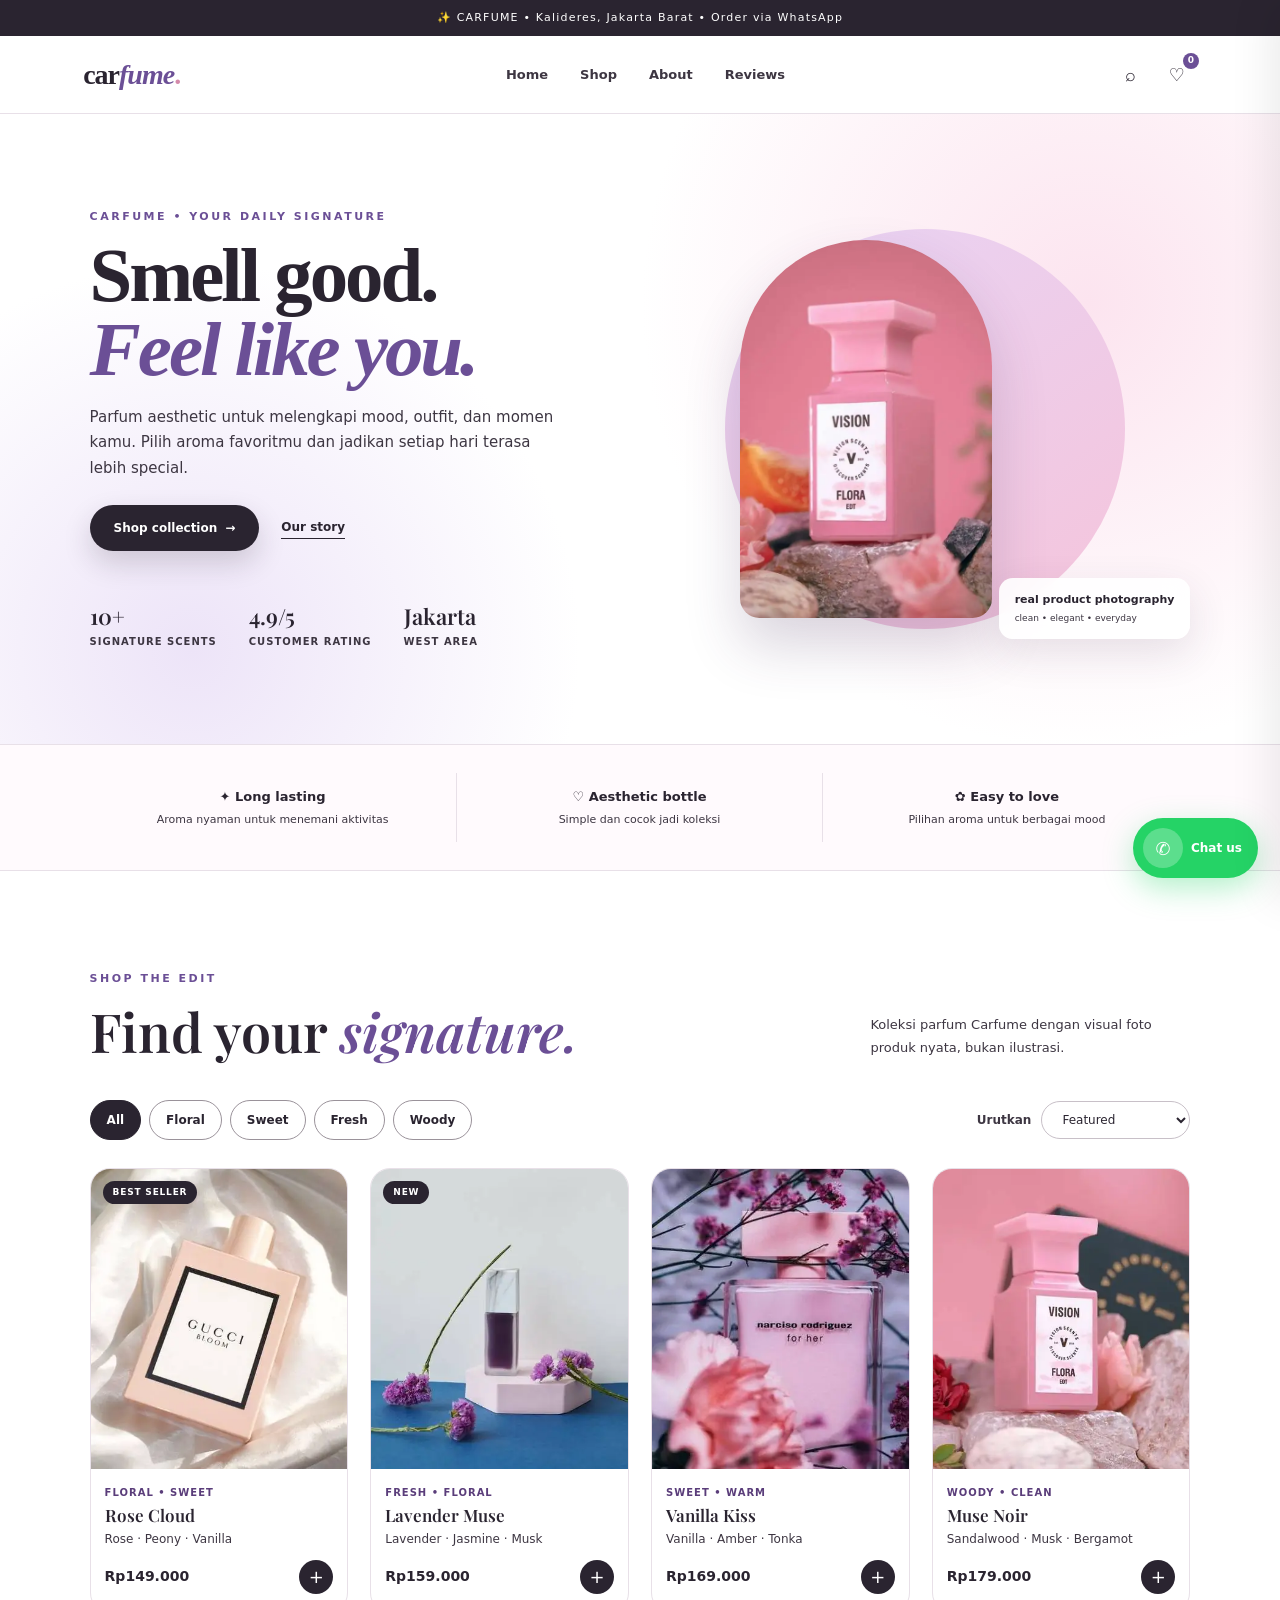
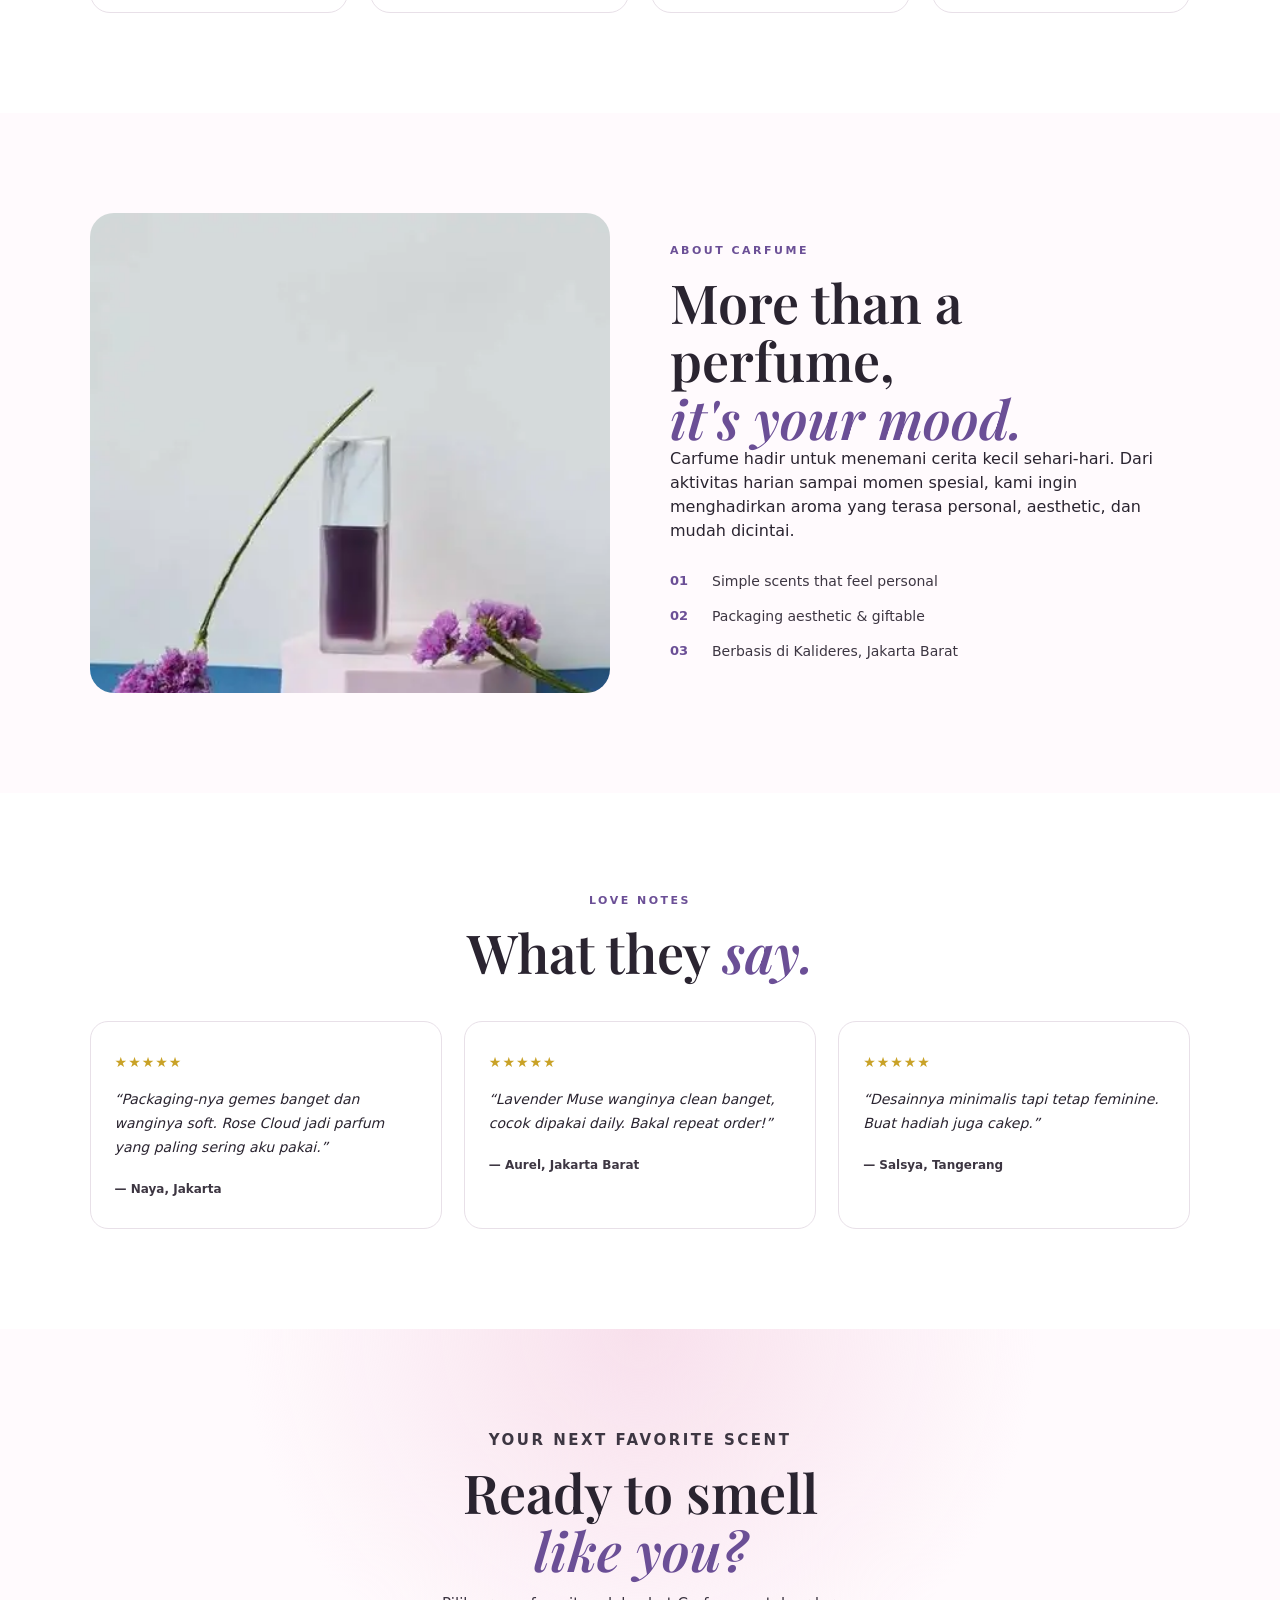
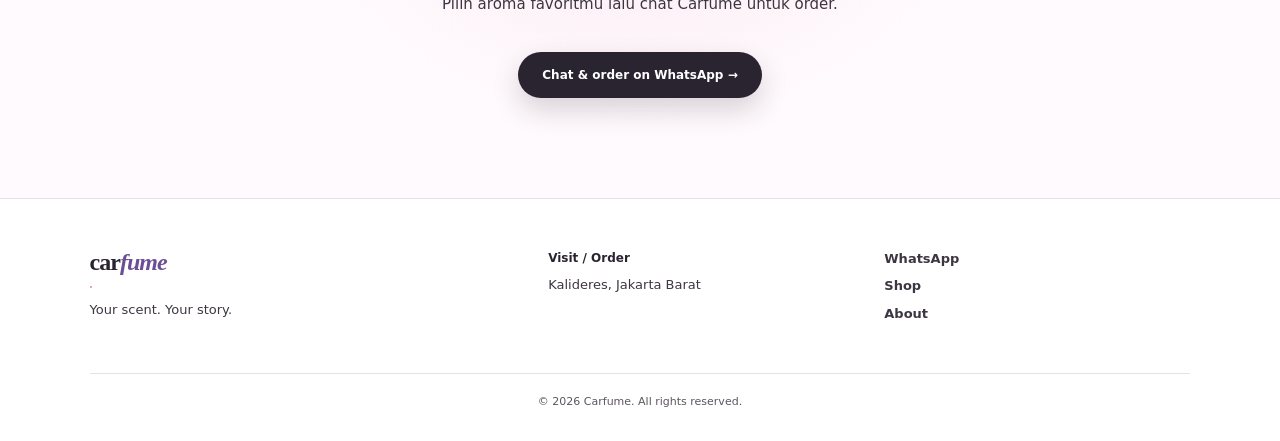
<file: index.html>
<!DOCTYPE html>
<html lang="id">
<head>
  <meta charset="UTF-8">
  <meta name="viewport" content="width=device-width, initial-scale=1.0">

  <!-- Primary Meta Tags -->
  <title>CARFUME — Parfum Aesthetic Signature Scent | Kalideres Jakarta</title>
  <meta name="title" content="CARFUME — Parfum Aesthetic Signature Scent | Kalideres Jakarta">
  <meta name="description" content="CARFUME — Parfum aesthetic dengan aroma signature yang melengkapi mood, outfit, dan momen kamu. Koleksi Rose Cloud, Lavender Muse, Vanilla Kiss & Muse Noir. Order via WhatsApp. Berbasis Kalideres, Jakarta Barat.">
  <meta name="keywords" content="parfum, carfume, parfum aesthetic, parfum jakarta, parfum kalideres, rose cloud, lavender muse, vanilla kiss, muse noir, parfum wanita, signature scent">
  <meta name="author" content="Carfume">
  <meta name="robots" content="index, follow">
  <meta name="language" content="Indonesian">
  <meta name="geo.region" content="ID-JK">
  <meta name="geo.placename" content="Kalideres, Jakarta Barat">
  <link rel="canonical" href="https://carfume.my.id/">

  <!-- Favicon -->
  <link rel="icon" href="favicon.svg" type="image/svg+xml">
  <link rel="apple-touch-icon" href="favicon.svg">
  <link rel="manifest" href="site.webmanifest">

  <!-- Open Graph -->
  <meta property="og:type" content="website">
  <meta property="og:url" content="https://carfume.my.id/">
  <meta property="og:title" content="CARFUME — Parfum Aesthetic Signature Scent">
  <meta property="og:description" content="Parfum aesthetic dengan aroma signature yang melengkapi mood, outfit, dan momen kamu. Order via WhatsApp. Kalideres, Jakarta Barat.">
  <meta property="og:image" content="https://carfume.my.id/og-image.jpg">
  <meta property="og:image:width" content="1200">
  <meta property="og:image:height" content="630">
  <meta property="og:image:alt" content="CARFUME — Your Signature Scent">
  <meta property="og:site_name" content="CARFUME">
  <meta property="og:locale" content="id_ID">

  <!-- Twitter -->
  <meta name="twitter:card" content="summary_large_image">
  <meta name="twitter:url" content="https://carfume.my.id/">
  <meta name="twitter:title" content="CARFUME — Parfum Aesthetic Signature Scent">
  <meta name="twitter:description" content="Parfum aesthetic dengan aroma signature. Order via WhatsApp.">
  <meta name="twitter:image" content="https://carfume.my.id/og-image.jpg">

  <meta name="theme-color" content="#6b4f96">
  <meta name="msapplication-TileColor" content="#6b4f96">

  <!-- Preconnect + preload fonts (non-blocking) -->
  <link rel="preconnect" href="https://fonts.googleapis.com">
  <link rel="preconnect" href="https://fonts.gstatic.com" crossorigin>
  <link rel="preload" as="style" href="https://fonts.googleapis.com/css2?family=DM+Sans:wght@400;500;600;700&family=Playfair+Display:wght@500;600;700&display=swap">
  <link href="https://fonts.googleapis.com/css2?family=DM+Sans:wght@400;500;600;700&family=Playfair+Display:wght@500;600;700&display=swap" rel="stylesheet" media="print" onload="this.media='all'">
  <noscript><link href="https://fonts.googleapis.com/css2?family=DM+Sans:wght@400;500;600;700&family=Playfair+Display:wght@500;600;700&display=swap" rel="stylesheet"></noscript>

  <link rel="preload" as="image" href="images/hero.webp" type="image/webp" fetchpriority="high">
  <link rel="preload" href="style.css" as="style" onload="this.onload=null;this.rel='stylesheet'">
  <noscript><link rel="stylesheet" href="style.css"></noscript>
  <style>
    /* Critical CSS - above the fold */
    :root{--lilac2:#6b4f96;--ink:#2a2430;--pinksoft:#fff0f6;--line:#e8e0e8}
    *{box-sizing:border-box;margin:0;padding:0}
    body{font-family:system-ui,-apple-system,sans-serif;color:var(--ink);background:#fff;overflow-x:hidden}
    .announcement{height:36px;background:var(--ink);color:#fff;text-align:center;font-size:11px;padding:10px;font-weight:500}
    .header{height:78px;padding:0 6.5%;display:flex;align-items:center;justify-content:space-between;background:rgba(255,255,255,.96);position:sticky;top:0;z-index:50;border-bottom:1px solid var(--line)}
    .logo{font:700 28px Georgia,serif;letter-spacing:-1px}.logo span{color:var(--lilac2);font-style:italic}.logo b{color:#d48aaa}
    nav{display:flex;gap:32px;font-size:13px;font-weight:600;color:#3d3642}
    .hero{min-height:70vh;padding:50px 7%;display:grid;grid-template-columns:1fr 1fr;align-items:center;gap:40px}
    .hero h1{font:600 clamp(42px,6vw,80px)/.96 Georgia,serif;letter-spacing:-3px;margin-bottom:18px}
    .hero h1 em{color:var(--lilac2);font-style:italic}
    .lead{color:#3d3642;font-size:15px;line-height:1.7;margin-bottom:24px;max-width:480px}
    .btn{display:inline-flex;padding:14px 24px;border-radius:50px;font-size:12px;font-weight:700}
    .dark{background:var(--ink);color:#fff}
    .hero-photo{display:grid;place-items:center;min-height:360px}
    .hero-photo img,.hero-photo picture{max-width:70%;height:auto}
    .sr-only{position:absolute;width:1px;height:1px;padding:0;margin:-1px;overflow:hidden;clip:rect(0,0,0,0);border:0}
    @media(max-width:720px){.hero{grid-template-columns:1fr;padding:40px 5%}nav{display:none}.menu-btn{display:block}}
  </style>

  <!-- Structured Data -->
  <script type="application/ld+json">
  {
    "@context": "https://schema.org",
    "@type": "Store",
    "name": "CARFUME",
    "description": "Parfum aesthetic dengan aroma signature yang melengkapi mood, outfit, dan momen kamu.",
    "url": "https://carfume.my.id/",
    "logo": "https://carfume.my.id/favicon.svg",
    "image": "https://carfume.my.id/og-image.jpg",
    "telephone": "+6285150933867",
    "address": {
      "@type": "PostalAddress",
      "addressLocality": "Kalideres",
      "addressRegion": "Jakarta Barat",
      "addressCountry": "ID"
    },
    "priceRange": "Rp149.000 - Rp179.000"
  }
  </script>
</head>
<body>
  <div class="announcement" role="banner">✨ CARFUME • Kalideres, Jakarta Barat • Order via WhatsApp</div>

  <header class="header">
    <a class="logo" href="#home">car<span>fume</span><b>.</b></a>
    <nav aria-label="Navigasi utama">
      <a href="#home">Home</a>
      <a href="#shop">Shop</a>
      <a href="#about">About</a>
      <a href="#reviews">Reviews</a>
    </nav>
    <div class="actions">
      <button id="searchBtn" type="button" aria-label="Cari parfum">⌕</button>
      <button id="cartBtn" type="button" aria-label="Keranjang belanja">♡<i id="cartCount">0</i></button>
      <button id="menuBtn" class="menu-btn" type="button" aria-label="Menu navigasi">☰</button>
    </div>
  </header>

  <div class="searchbar" id="searchbar">
    <label for="searchInput" class="sr-only">Cari parfum</label>
    <input id="searchInput" type="search" placeholder="Cari parfum..." aria-label="Cari parfum">
    <button id="clearSearch" type="button" aria-label="Hapus pencarian">×</button>
  </div>

  <nav class="mobile-nav" id="mobileNav" aria-label="Menu mobile">
    <a href="#home">Home</a>
    <a href="#shop">Shop</a>
    <a href="#about">About</a>
    <a href="#reviews">Reviews</a>
  </nav>

  <main>
    <section class="hero" id="home">
      <div class="hero-copy">
        <p class="eyebrow">CARFUME • YOUR DAILY SIGNATURE</p>
        <h1>Smell good.<br><em>Feel like you.</em></h1>
        <p class="lead">Parfum aesthetic untuk melengkapi mood, outfit, dan momen kamu. Pilih aroma favoritmu dan jadikan setiap hari terasa lebih special.</p>
        <div class="hero-buttons">
          <a class="btn dark" href="#shop">Shop collection <span>→</span></a>
          <a class="under" href="#about">Our story</a>
        </div>
        <div class="stats">
          <div><strong>10+</strong><small>signature scents</small></div>
          <div><strong>4.9/5</strong><small>customer rating</small></div>
          <div><strong>Jakarta</strong><small>West area</small></div>
        </div>
      </div>

      <div class="hero-photo">
        <div class="photo-backdrop" aria-hidden="true"></div>
        <picture>
          <source srcset="images/hero.webp" type="image/webp">
          <img src="images/hero.jpg" alt="Botol parfum Carfume aesthetic dengan latar lembut" width="560" height="840" fetchpriority="high" loading="eager" decoding="async">
        </picture>
        <div class="photo-label"><b>real product photography</b><small>clean • elegant • everyday</small></div>
      </div>
    </section>

    <section class="benefits" aria-label="Keunggulan">
      <div><b>✦ Long lasting</b><small>Aroma nyaman untuk menemani aktivitas</small></div>
      <div><b>♡ Aesthetic bottle</b><small>Simple dan cocok jadi koleksi</small></div>
      <div><b>✿ Easy to love</b><small>Pilihan aroma untuk berbagai mood</small></div>
    </section>

    <section class="section" id="shop">
      <div class="heading">
        <div>
          <p class="eyebrow">SHOP THE EDIT</p>
          <h2>Find your <em>signature.</em></h2>
        </div>
        <p>Koleksi parfum Carfume dengan visual foto produk nyata, bukan ilustrasi.</p>
      </div>

      <div class="toolbar">
        <div class="filters" role="group" aria-label="Filter kategori parfum">
          <button class="filter active" data-filter="all" type="button">All</button>
          <button class="filter" data-filter="floral" type="button">Floral</button>
          <button class="filter" data-filter="sweet" type="button">Sweet</button>
          <button class="filter" data-filter="fresh" type="button">Fresh</button>
          <button class="filter" data-filter="woody" type="button">Woody</button>
        </div>
        <div class="sort-wrap">
          <label for="sort">Urutkan</label>
          <select id="sort" name="sort" aria-label="Urutkan produk berdasarkan">
            <option value="featured">Featured</option>
            <option value="low">Harga terendah</option>
            <option value="high">Harga tertinggi</option>
          </select>
        </div>
      </div>

      <div class="products" id="products">
        <article class="product" data-category="floral sweet" data-price="149000" data-name="rose cloud">
          <div class="product-photo">
            <picture><source srcset="images/rose-cloud.webp" type="image/webp"><img src="images/rose-cloud.jpg" alt="Botol parfum Rose Cloud — floral sweet" width="420" height="630" loading="lazy" decoding="async"></picture>
            <span>BEST SELLER</span>
            <button class="quick" data-name="Rose Cloud" type="button" aria-label="Lihat detail Rose Cloud">Quick view</button>
          </div>
          <div class="info">
            <p>FLORAL • SWEET</p>
            <h3>Rose Cloud</h3>
            <small>Rose · Peony · Vanilla</small>
            <div>
              <strong>Rp149.000</strong>
              <button class="add" data-name="Rose Cloud" data-price="149000" type="button" aria-label="Tambah Rose Cloud ke keranjang">+</button>
            </div>
          </div>
        </article>

        <article class="product" data-category="floral fresh" data-price="159000" data-name="lavender muse">
          <div class="product-photo">
            <picture><source srcset="images/lavender-muse.webp" type="image/webp"><img src="images/lavender-muse.jpg" alt="Botol parfum Lavender Muse — fresh floral" width="420" height="525" loading="lazy" decoding="async"></picture>
            <span>NEW</span>
            <button class="quick" data-name="Lavender Muse" type="button" aria-label="Lihat detail Lavender Muse">Quick view</button>
          </div>
          <div class="info">
            <p>FRESH • FLORAL</p>
            <h3>Lavender Muse</h3>
            <small>Lavender · Jasmine · Musk</small>
            <div>
              <strong>Rp159.000</strong>
              <button class="add" data-name="Lavender Muse" data-price="159000" type="button" aria-label="Tambah Lavender Muse ke keranjang">+</button>
            </div>
          </div>
        </article>

        <article class="product" data-category="sweet" data-price="169000" data-name="vanilla kiss">
          <div class="product-photo">
            <picture><source srcset="images/vanilla-kiss.webp" type="image/webp"><img src="images/vanilla-kiss.jpg" alt="Botol parfum Vanilla Kiss — sweet warm" width="380" height="676" loading="lazy" decoding="async"></picture>
            <button class="quick" data-name="Vanilla Kiss" type="button" aria-label="Lihat detail Vanilla Kiss">Quick view</button>
          </div>
          <div class="info">
            <p>SWEET • WARM</p>
            <h3>Vanilla Kiss</h3>
            <small>Vanilla · Amber · Tonka</small>
            <div>
              <strong>Rp169.000</strong>
              <button class="add" data-name="Vanilla Kiss" data-price="169000" type="button" aria-label="Tambah Vanilla Kiss ke keranjang">+</button>
            </div>
          </div>
        </article>

        <article class="product" data-category="fresh woody" data-price="179000" data-name="muse noir">
          <div class="product-photo">
            <picture><source srcset="images/muse-noir.webp" type="image/webp"><img src="images/muse-noir.jpg" alt="Botol parfum Muse Noir — woody clean" width="420" height="630" loading="lazy" decoding="async"></picture>
            <button class="quick" data-name="Muse Noir" type="button" aria-label="Lihat detail Muse Noir">Quick view</button>
          </div>
          <div class="info">
            <p>WOODY • CLEAN</p>
            <h3>Muse Noir</h3>
            <small>Sandalwood · Musk · Bergamot</small>
            <div>
              <strong>Rp179.000</strong>
              <button class="add" data-name="Muse Noir" data-price="179000" type="button" aria-label="Tambah Muse Noir ke keranjang">+</button>
            </div>
          </div>
        </article>
      </div>
      <p id="noResult" class="no-result">Parfum yang kamu cari belum ditemukan ♡</p>
    </section>

    <section class="story" id="about">
      <div class="story-photo">
        <picture><source srcset="images/story.webp" type="image/webp"><img src="images/story.jpg" alt="Koleksi parfum Carfume aesthetic" width="420" height="525" loading="lazy" decoding="async"></picture>
      </div>
      <div class="story-copy">
        <p class="eyebrow">ABOUT CARFUME</p>
        <h2>More than a perfume,<br><em>it's your mood.</em></h2>
        <p>Carfume hadir untuk menemani cerita kecil sehari-hari. Dari aktivitas harian sampai momen spesial, kami ingin menghadirkan aroma yang terasa personal, aesthetic, dan mudah dicintai.</p>
        <div class="points">
          <div><b>01</b><span>Simple scents that feel personal</span></div>
          <div><b>02</b><span>Packaging aesthetic &amp; giftable</span></div>
          <div><b>03</b><span>Berbasis di Kalideres, Jakarta Barat</span></div>
        </div>
      </div>
    </section>

    <section class="section reviews" id="reviews">
      <div class="heading centered">
        <div>
          <p class="eyebrow">LOVE NOTES</p>
          <h2>What they <em>say.</em></h2>
        </div>
      </div>
      <div class="review-grid">
        <blockquote>
          <b>★★★★★</b>
          <p>“Packaging-nya gemes banget dan wanginya soft. Rose Cloud jadi parfum yang paling sering aku pakai.”</p>
          <small>— Naya, Jakarta</small>
        </blockquote>
        <blockquote>
          <b>★★★★★</b>
          <p>“Lavender Muse wanginya clean banget, cocok dipakai daily. Bakal repeat order!”</p>
          <small>— Aurel, Jakarta Barat</small>
        </blockquote>
        <blockquote>
          <b>★★★★★</b>
          <p>“Desainnya minimalis tapi tetap feminine. Buat hadiah juga cakep.”</p>
          <small>— Salsya, Tangerang</small>
        </blockquote>
      </div>
    </section>

    <section class="cta">
      <p class="eyebrow">YOUR NEXT FAVORITE SCENT</p>
      <h2>Ready to smell<br><em>like you?</em></h2>
      <p>Pilih aroma favoritmu lalu chat Carfume untuk order.</p>
      <a class="btn dark" href="https://wa.me/6285150933867?text=halo%20kakak%20aku%20mau%20pesen%20dong....." target="_blank" rel="noopener">Chat &amp; order on WhatsApp →</a>
    </section>
  </main>

  <footer>
    <div>
      <a class="logo" href="#home">car<span>fume</span><b>.</b></a>
      <p>Your scent. Your story.</p>
    </div>
    <div>
      <b>Visit / Order</b>
      <p>Kalideres, Jakarta Barat</p>
    </div>
    <div class="links">
      <a href="https://wa.me/6285150933867" target="_blank" rel="noopener">WhatsApp</a>
      <a href="#shop">Shop</a>
      <a href="#about">About</a>
    </div>
    <small>© 2026 Carfume. All rights reserved.</small>
  </footer>

  <aside class="cart" id="cart" aria-label="Keranjang belanja">
    <div class="cart-head">
      <div>
        <p class="eyebrow">YOUR BAG</p>
        <h3>My favorites</h3>
      </div>
      <button id="closeCart" type="button" aria-label="Tutup keranjang">×</button>
    </div>
    <div id="cartItems" class="cart-items"></div>
    <div class="cart-foot">
      <div><span>Total</span><b id="total">Rp0</b></div>
      <button id="checkout" class="btn dark full" type="button">Checkout via WhatsApp →</button>
    </div>
  </aside>
  <div class="overlay" id="overlay"></div>

  <div class="modal" id="modal" role="dialog" aria-modal="true" aria-labelledby="modalName">
    <div class="modal-box">
      <button id="closeModal" type="button" aria-label="Tutup detail produk">×</button>
      <img id="modalImg" alt="" width="500" height="600">
      <div>
        <p class="eyebrow">CARFUME EDIT</p>
        <h3 id="modalName"></h3>
        <p id="modalNotes"></p>
        <strong id="modalPrice"></strong>
        <button id="modalAdd" class="btn dark full" type="button">Add to bag ♡</button>
      </div>
    </div>
  </div>

  <a class="wa" href="https://wa.me/6285150933867?text=halo%20kakak%20aku%20mau%20pesen%20dong....." target="_blank" rel="noopener" aria-label="Chat WhatsApp Carfume">
    <span aria-hidden="true">✆</span><b>Chat us</b>
  </a>
  <div class="toast" id="toast" role="status" aria-live="polite"></div>
  <script src="script.js" defer></script>
</body>
</html>
</file>
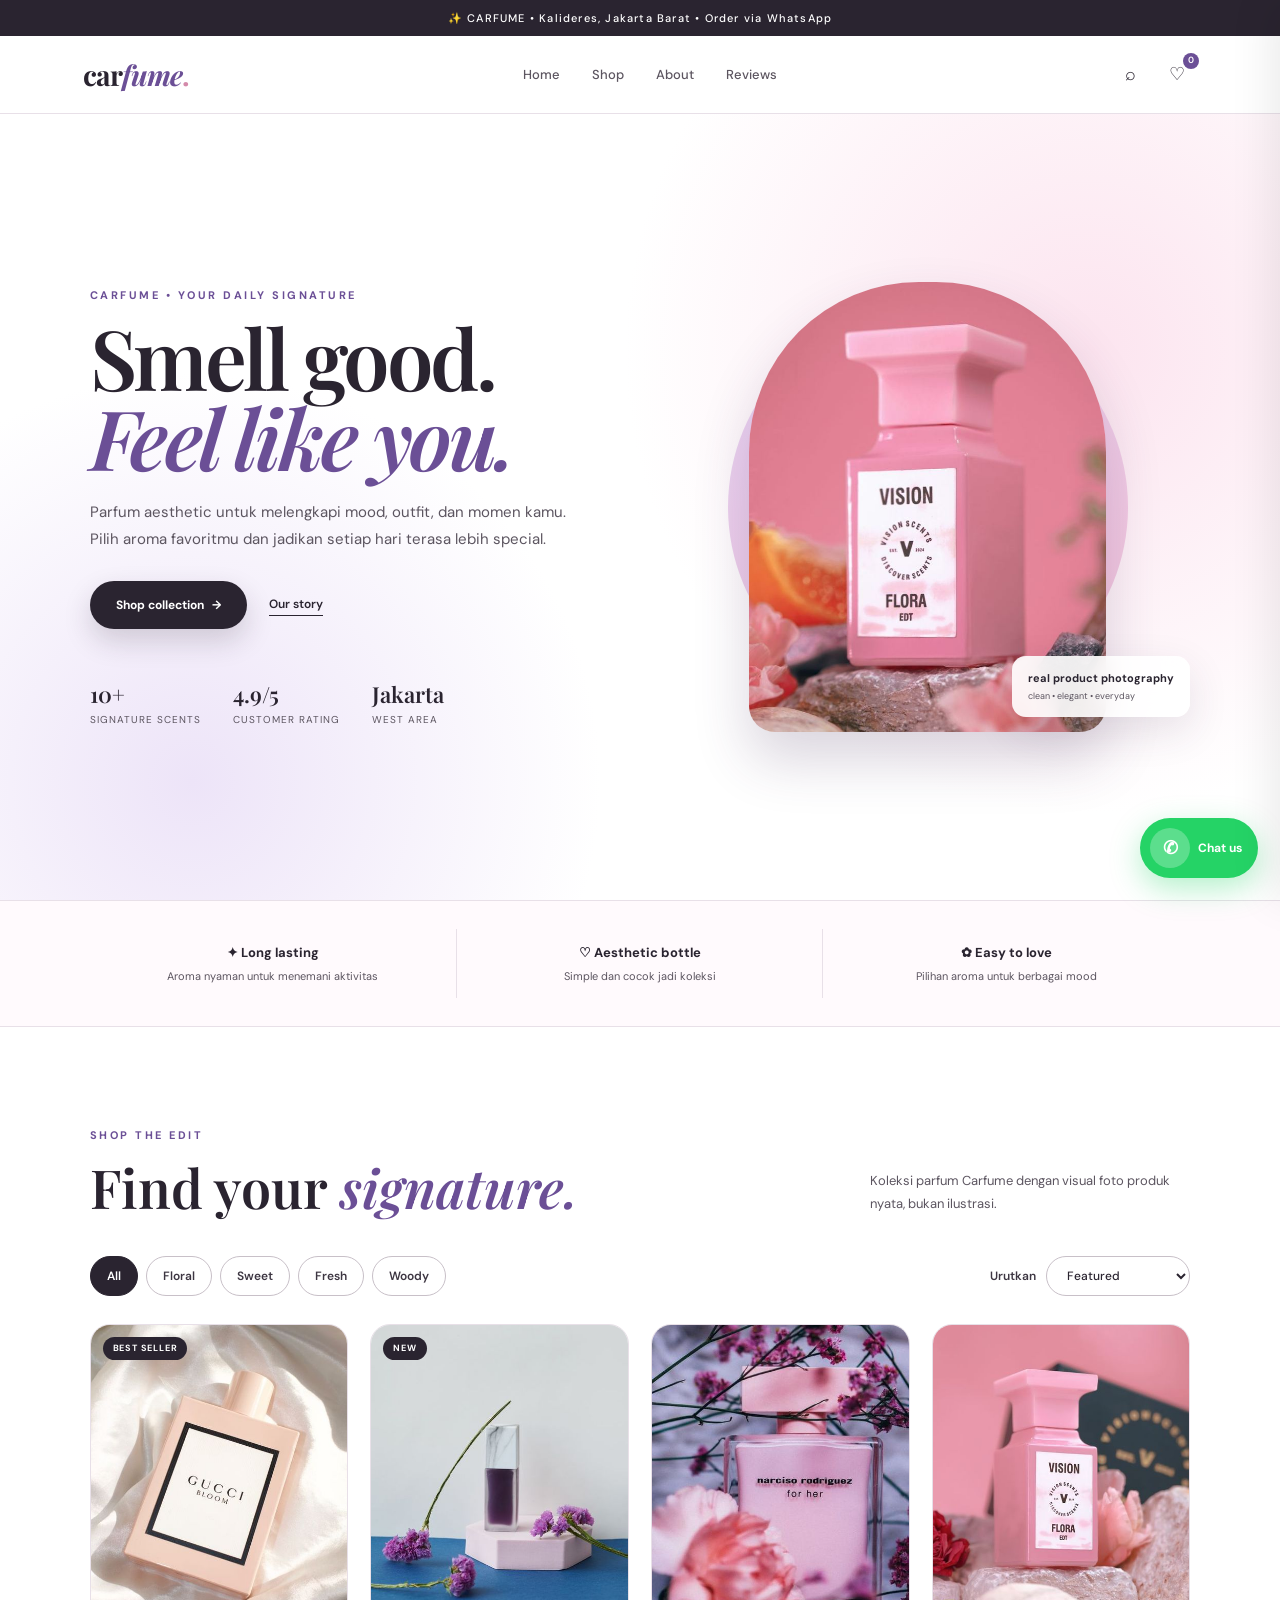
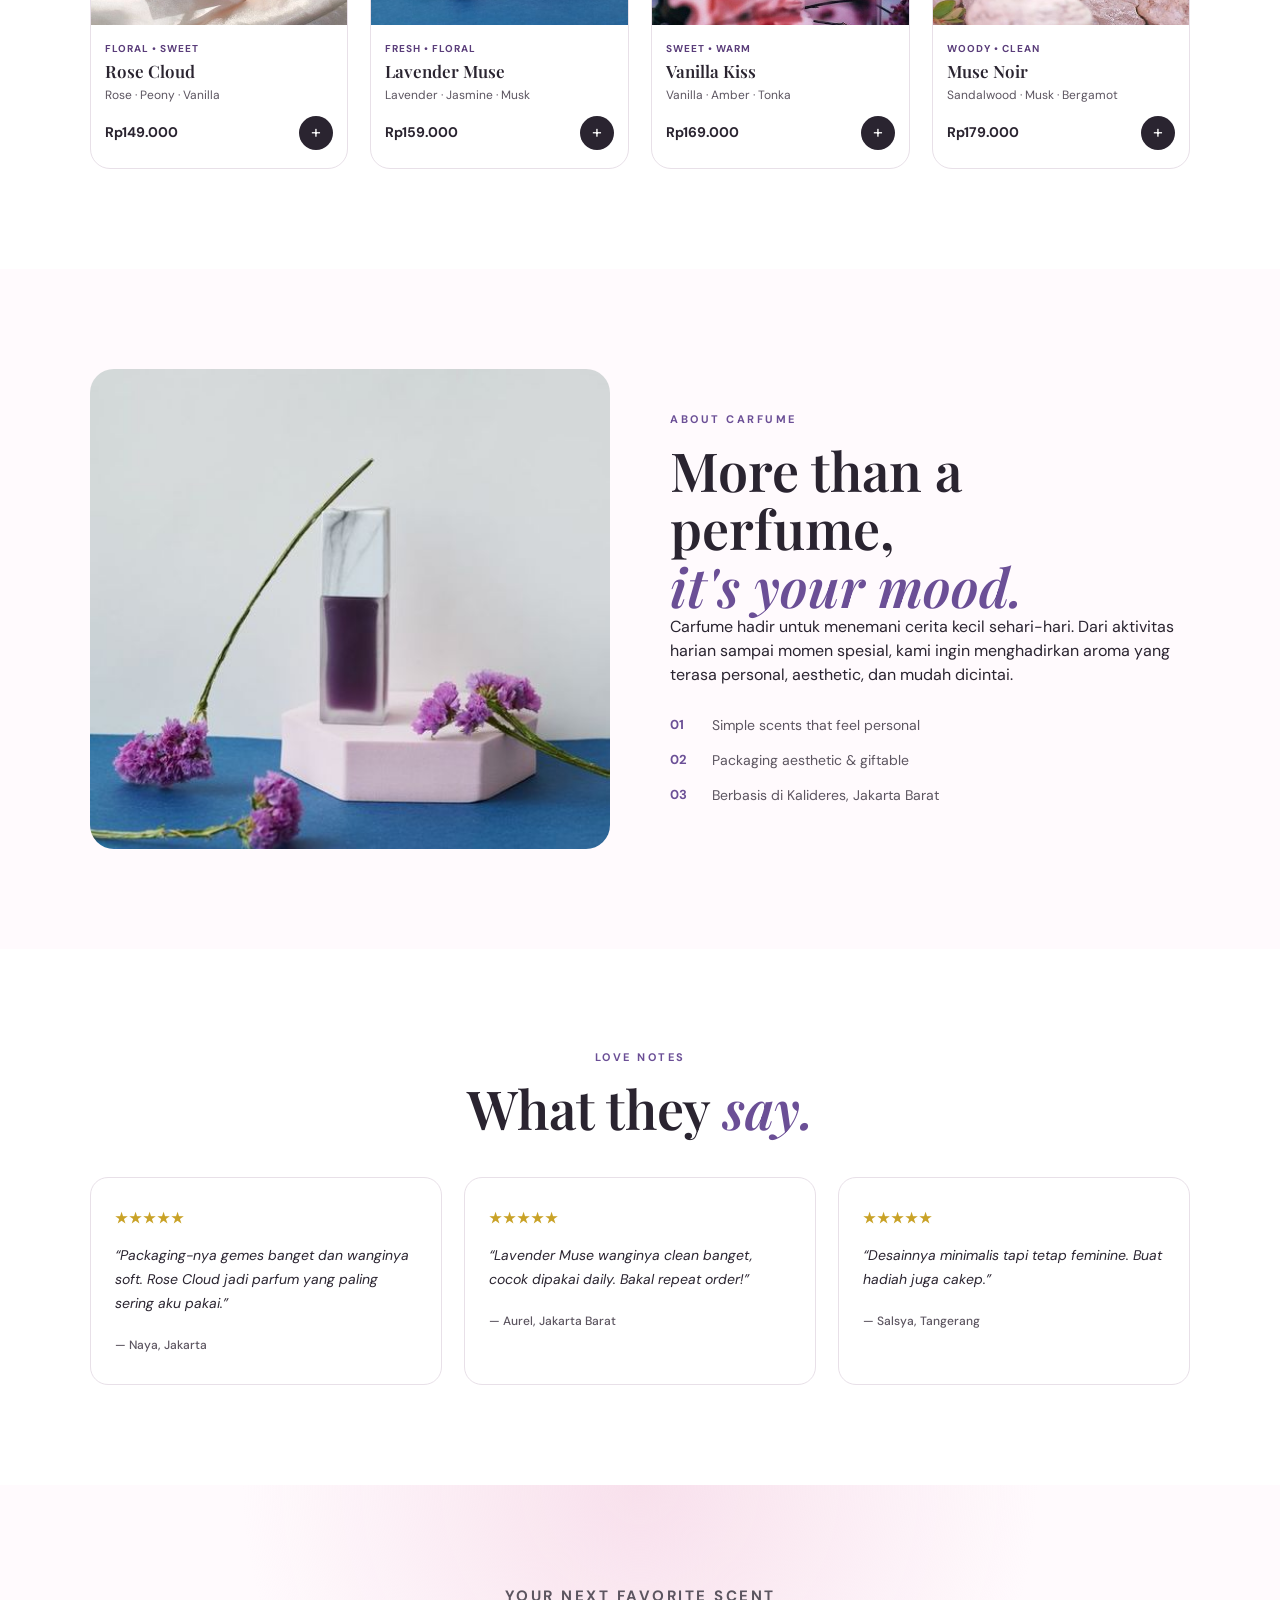
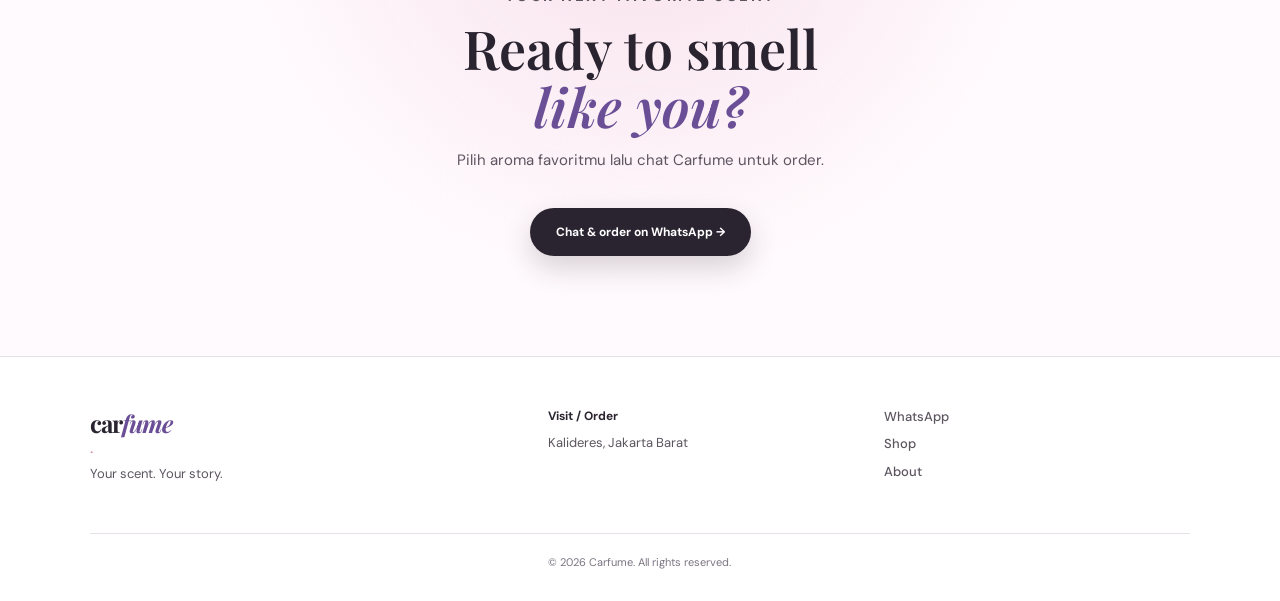
<file: carissaparfume-seo/index.html>
<!DOCTYPE html>
<html lang="id">
<head>
  <meta charset="UTF-8">
  <meta name="viewport" content="width=device-width, initial-scale=1.0">

  <!-- Primary Meta Tags -->
  <title>CARFUME — Parfum Aesthetic Signature Scent | Kalideres Jakarta</title>
  <meta name="title" content="CARFUME — Parfum Aesthetic Signature Scent | Kalideres Jakarta">
  <meta name="description" content="CARFUME — Parfum aesthetic dengan aroma signature yang melengkapi mood, outfit, dan momen kamu. Koleksi Rose Cloud, Lavender Muse, Vanilla Kiss & Muse Noir. Order via WhatsApp. Berbasis Kalideres, Jakarta Barat.">
  <meta name="keywords" content="parfum, carfume, parfum aesthetic, parfum jakarta, parfum kalideres, rose cloud, lavender muse, vanilla kiss, muse noir, parfum wanita, signature scent">
  <meta name="author" content="Carfume">
  <meta name="robots" content="index, follow">
  <meta name="language" content="Indonesian">
  <meta name="geo.region" content="ID-JK">
  <meta name="geo.placename" content="Kalideres, Jakarta Barat">
  <link rel="canonical" href="https://carfume.my.id/">

  <!-- Favicon -->
  <link rel="icon" href="favicon.svg" type="image/svg+xml">
  <link rel="apple-touch-icon" href="favicon.svg">
  <link rel="manifest" href="site.webmanifest">

  <!-- Open Graph -->
  <meta property="og:type" content="website">
  <meta property="og:url" content="https://carfume.my.id/">
  <meta property="og:title" content="CARFUME — Parfum Aesthetic Signature Scent">
  <meta property="og:description" content="Parfum aesthetic dengan aroma signature yang melengkapi mood, outfit, dan momen kamu. Order via WhatsApp. Kalideres, Jakarta Barat.">
  <meta property="og:image" content="https://carfume.my.id/og-image.jpg">
  <meta property="og:image:width" content="1200">
  <meta property="og:image:height" content="630">
  <meta property="og:image:alt" content="CARFUME — Your Signature Scent">
  <meta property="og:site_name" content="CARFUME">
  <meta property="og:locale" content="id_ID">

  <!-- Twitter -->
  <meta name="twitter:card" content="summary_large_image">
  <meta name="twitter:url" content="https://carfume.my.id/">
  <meta name="twitter:title" content="CARFUME — Parfum Aesthetic Signature Scent">
  <meta name="twitter:description" content="Parfum aesthetic dengan aroma signature. Order via WhatsApp.">
  <meta name="twitter:image" content="https://carfume.my.id/og-image.jpg">

  <meta name="theme-color" content="#6b4f96">
  <meta name="msapplication-TileColor" content="#6b4f96">

  <!-- Preconnect + preload fonts (non-blocking) -->
  <link rel="preconnect" href="https://fonts.googleapis.com">
  <link rel="preconnect" href="https://fonts.gstatic.com" crossorigin>
  <link rel="preload" as="style" href="https://fonts.googleapis.com/css2?family=DM+Sans:wght@400;500;600;700&family=Playfair+Display:wght@500;600;700&display=swap">
  <link href="https://fonts.googleapis.com/css2?family=DM+Sans:wght@400;500;600;700&family=Playfair+Display:wght@500;600;700&display=swap" rel="stylesheet" media="print" onload="this.media='all'">
  <noscript><link href="https://fonts.googleapis.com/css2?family=DM+Sans:wght@400;500;600;700&family=Playfair+Display:wght@500;600;700&display=swap" rel="stylesheet"></noscript>

  <link rel="stylesheet" href="style.css">

  <!-- Structured Data -->
  <script type="application/ld+json">
  {
    "@context": "https://schema.org",
    "@type": "Store",
    "name": "CARFUME",
    "description": "Parfum aesthetic dengan aroma signature yang melengkapi mood, outfit, dan momen kamu.",
    "url": "https://carfume.my.id/",
    "logo": "https://carfume.my.id/favicon.svg",
    "image": "https://carfume.my.id/og-image.jpg",
    "telephone": "+6285150933867",
    "address": {
      "@type": "PostalAddress",
      "addressLocality": "Kalideres",
      "addressRegion": "Jakarta Barat",
      "addressCountry": "ID"
    },
    "priceRange": "Rp149.000 - Rp179.000"
  }
  </script>
</head>
<body>
  <div class="announcement" role="banner">✨ CARFUME • Kalideres, Jakarta Barat • Order via WhatsApp</div>

  <header class="header">
    <a class="logo" href="#home">car<span>fume</span><b>.</b></a>
    <nav aria-label="Navigasi utama">
      <a href="#home">Home</a>
      <a href="#shop">Shop</a>
      <a href="#about">About</a>
      <a href="#reviews">Reviews</a>
    </nav>
    <div class="actions">
      <button id="searchBtn" type="button" aria-label="Cari parfum">⌕</button>
      <button id="cartBtn" type="button" aria-label="Keranjang belanja">♡<i id="cartCount">0</i></button>
      <button id="menuBtn" class="menu-btn" type="button" aria-label="Menu navigasi">☰</button>
    </div>
  </header>

  <div class="searchbar" id="searchbar">
    <label for="searchInput" class="sr-only">Cari parfum</label>
    <input id="searchInput" type="search" placeholder="Cari parfum..." aria-label="Cari parfum">
    <button id="clearSearch" type="button" aria-label="Hapus pencarian">×</button>
  </div>

  <nav class="mobile-nav" id="mobileNav" aria-label="Menu mobile">
    <a href="#home">Home</a>
    <a href="#shop">Shop</a>
    <a href="#about">About</a>
    <a href="#reviews">Reviews</a>
  </nav>

  <main>
    <section class="hero" id="home">
      <div class="hero-copy">
        <p class="eyebrow">CARFUME • YOUR DAILY SIGNATURE</p>
        <h1>Smell good.<br><em>Feel like you.</em></h1>
        <p class="lead">Parfum aesthetic untuk melengkapi mood, outfit, dan momen kamu. Pilih aroma favoritmu dan jadikan setiap hari terasa lebih special.</p>
        <div class="hero-buttons">
          <a class="btn dark" href="#shop">Shop collection <span>→</span></a>
          <a class="under" href="#about">Our story</a>
        </div>
        <div class="stats">
          <div><strong>10+</strong><small>signature scents</small></div>
          <div><strong>4.9/5</strong><small>customer rating</small></div>
          <div><strong>Jakarta</strong><small>West area</small></div>
        </div>
      </div>

      <div class="hero-photo">
        <div class="photo-backdrop" aria-hidden="true"></div>
        <img src="images/hero.jpg"
             alt="Botol parfum Carfume aesthetic dengan latar lembut"
             width="700" height="1050"
             fetchpriority="high"
             loading="eager"
             decoding="async">
        <div class="photo-label"><b>real product photography</b><small>clean • elegant • everyday</small></div>
      </div>
    </section>

    <section class="benefits" aria-label="Keunggulan">
      <div><b>✦ Long lasting</b><small>Aroma nyaman untuk menemani aktivitas</small></div>
      <div><b>♡ Aesthetic bottle</b><small>Simple dan cocok jadi koleksi</small></div>
      <div><b>✿ Easy to love</b><small>Pilihan aroma untuk berbagai mood</small></div>
    </section>

    <section class="section" id="shop">
      <div class="heading">
        <div>
          <p class="eyebrow">SHOP THE EDIT</p>
          <h2>Find your <em>signature.</em></h2>
        </div>
        <p>Koleksi parfum Carfume dengan visual foto produk nyata, bukan ilustrasi.</p>
      </div>

      <div class="toolbar">
        <div class="filters" role="group" aria-label="Filter kategori parfum">
          <button class="filter active" data-filter="all" type="button">All</button>
          <button class="filter" data-filter="floral" type="button">Floral</button>
          <button class="filter" data-filter="sweet" type="button">Sweet</button>
          <button class="filter" data-filter="fresh" type="button">Fresh</button>
          <button class="filter" data-filter="woody" type="button">Woody</button>
        </div>
        <div class="sort-wrap">
          <label for="sort">Urutkan</label>
          <select id="sort" name="sort">
            <option value="featured">Featured</option>
            <option value="low">Harga terendah</option>
            <option value="high">Harga tertinggi</option>
          </select>
        </div>
      </div>

      <div class="products" id="products">
        <article class="product" data-category="floral sweet" data-price="149000" data-name="rose cloud">
          <div class="product-photo">
            <img src="images/rose-cloud.jpg" alt="Botol parfum Rose Cloud — floral sweet" width="500" height="750" loading="lazy" decoding="async">
            <span>BEST SELLER</span>
            <button class="quick" data-name="Rose Cloud" type="button" aria-label="Lihat detail Rose Cloud">Quick view</button>
          </div>
          <div class="info">
            <p>FLORAL • SWEET</p>
            <h3>Rose Cloud</h3>
            <small>Rose · Peony · Vanilla</small>
            <div>
              <strong>Rp149.000</strong>
              <button class="add" data-name="Rose Cloud" data-price="149000" type="button" aria-label="Tambah Rose Cloud ke keranjang">+</button>
            </div>
          </div>
        </article>

        <article class="product" data-category="floral fresh" data-price="159000" data-name="lavender muse">
          <div class="product-photo">
            <img src="images/lavender-muse.jpg" alt="Botol parfum Lavender Muse — fresh floral" width="500" height="625" loading="lazy" decoding="async">
            <span>NEW</span>
            <button class="quick" data-name="Lavender Muse" type="button" aria-label="Lihat detail Lavender Muse">Quick view</button>
          </div>
          <div class="info">
            <p>FRESH • FLORAL</p>
            <h3>Lavender Muse</h3>
            <small>Lavender · Jasmine · Musk</small>
            <div>
              <strong>Rp159.000</strong>
              <button class="add" data-name="Lavender Muse" data-price="159000" type="button" aria-label="Tambah Lavender Muse ke keranjang">+</button>
            </div>
          </div>
        </article>

        <article class="product" data-category="sweet" data-price="169000" data-name="vanilla kiss">
          <div class="product-photo">
            <img src="images/vanilla-kiss.jpg" alt="Botol parfum Vanilla Kiss — sweet warm" width="480" height="854" loading="lazy" decoding="async">
            <button class="quick" data-name="Vanilla Kiss" type="button" aria-label="Lihat detail Vanilla Kiss">Quick view</button>
          </div>
          <div class="info">
            <p>SWEET • WARM</p>
            <h3>Vanilla Kiss</h3>
            <small>Vanilla · Amber · Tonka</small>
            <div>
              <strong>Rp169.000</strong>
              <button class="add" data-name="Vanilla Kiss" data-price="169000" type="button" aria-label="Tambah Vanilla Kiss ke keranjang">+</button>
            </div>
          </div>
        </article>

        <article class="product" data-category="fresh woody" data-price="179000" data-name="muse noir">
          <div class="product-photo">
            <img src="images/muse-noir.jpg" alt="Botol parfum Muse Noir — woody clean" width="500" height="750" loading="lazy" decoding="async">
            <button class="quick" data-name="Muse Noir" type="button" aria-label="Lihat detail Muse Noir">Quick view</button>
          </div>
          <div class="info">
            <p>WOODY • CLEAN</p>
            <h3>Muse Noir</h3>
            <small>Sandalwood · Musk · Bergamot</small>
            <div>
              <strong>Rp179.000</strong>
              <button class="add" data-name="Muse Noir" data-price="179000" type="button" aria-label="Tambah Muse Noir ke keranjang">+</button>
            </div>
          </div>
        </article>
      </div>
      <p id="noResult" class="no-result">Parfum yang kamu cari belum ditemukan ♡</p>
    </section>

    <section class="story" id="about">
      <div class="story-photo">
        <img src="images/story.jpg" alt="Koleksi parfum Carfume aesthetic" width="500" height="625" loading="lazy" decoding="async">
      </div>
      <div class="story-copy">
        <p class="eyebrow">ABOUT CARFUME</p>
        <h2>More than a perfume,<br><em>it's your mood.</em></h2>
        <p>Carfume hadir untuk menemani cerita kecil sehari-hari. Dari aktivitas harian sampai momen spesial, kami ingin menghadirkan aroma yang terasa personal, aesthetic, dan mudah dicintai.</p>
        <div class="points">
          <div><b>01</b><span>Simple scents that feel personal</span></div>
          <div><b>02</b><span>Packaging aesthetic &amp; giftable</span></div>
          <div><b>03</b><span>Berbasis di Kalideres, Jakarta Barat</span></div>
        </div>
      </div>
    </section>

    <section class="section reviews" id="reviews">
      <div class="heading centered">
        <div>
          <p class="eyebrow">LOVE NOTES</p>
          <h2>What they <em>say.</em></h2>
        </div>
      </div>
      <div class="review-grid">
        <blockquote>
          <b>★★★★★</b>
          <p>“Packaging-nya gemes banget dan wanginya soft. Rose Cloud jadi parfum yang paling sering aku pakai.”</p>
          <small>— Naya, Jakarta</small>
        </blockquote>
        <blockquote>
          <b>★★★★★</b>
          <p>“Lavender Muse wanginya clean banget, cocok dipakai daily. Bakal repeat order!”</p>
          <small>— Aurel, Jakarta Barat</small>
        </blockquote>
        <blockquote>
          <b>★★★★★</b>
          <p>“Desainnya minimalis tapi tetap feminine. Buat hadiah juga cakep.”</p>
          <small>— Salsya, Tangerang</small>
        </blockquote>
      </div>
    </section>

    <section class="cta">
      <p class="eyebrow">YOUR NEXT FAVORITE SCENT</p>
      <h2>Ready to smell<br><em>like you?</em></h2>
      <p>Pilih aroma favoritmu lalu chat Carfume untuk order.</p>
      <a class="btn dark" href="https://wa.me/6285150933867?text=halo%20kakak%20aku%20mau%20pesen%20dong....." target="_blank" rel="noopener">Chat &amp; order on WhatsApp →</a>
    </section>
  </main>

  <footer>
    <div>
      <a class="logo" href="#home">car<span>fume</span><b>.</b></a>
      <p>Your scent. Your story.</p>
    </div>
    <div>
      <b>Visit / Order</b>
      <p>Kalideres, Jakarta Barat</p>
    </div>
    <div class="links">
      <a href="https://wa.me/6285150933867" target="_blank" rel="noopener">WhatsApp</a>
      <a href="#shop">Shop</a>
      <a href="#about">About</a>
    </div>
    <small>© 2026 Carfume. All rights reserved.</small>
  </footer>

  <aside class="cart" id="cart" aria-label="Keranjang belanja">
    <div class="cart-head">
      <div>
        <p class="eyebrow">YOUR BAG</p>
        <h3>My favorites</h3>
      </div>
      <button id="closeCart" type="button" aria-label="Tutup keranjang">×</button>
    </div>
    <div id="cartItems" class="cart-items"></div>
    <div class="cart-foot">
      <div><span>Total</span><b id="total">Rp0</b></div>
      <button id="checkout" class="btn dark full" type="button">Checkout via WhatsApp →</button>
    </div>
  </aside>
  <div class="overlay" id="overlay"></div>

  <div class="modal" id="modal" role="dialog" aria-modal="true" aria-labelledby="modalName">
    <div class="modal-box">
      <button id="closeModal" type="button" aria-label="Tutup detail produk">×</button>
      <img id="modalImg" alt="" width="500" height="600">
      <div>
        <p class="eyebrow">CARFUME EDIT</p>
        <h3 id="modalName"></h3>
        <p id="modalNotes"></p>
        <strong id="modalPrice"></strong>
        <button id="modalAdd" class="btn dark full" type="button">Add to bag ♡</button>
      </div>
    </div>
  </div>

  <a class="wa" href="https://wa.me/6285150933867?text=halo%20kakak%20aku%20mau%20pesen%20dong....." target="_blank" rel="noopener" aria-label="Chat WhatsApp Carfume">
    <span aria-hidden="true">✆</span><b>Chat us</b>
  </a>
  <div class="toast" id="toast" role="status" aria-live="polite"></div>
  <script src="script.js" defer></script>
</body>
</html>
</file>
<file: style.css>
/* CARFUME — improved accessibility + visual polish */
:root{
  --lilac:#b99add;
  --lilac2:#6b4f96;          /* darker for better contrast */
  --pink:#e8a0c0;
  --pinksoft:#fff0f6;
  --ink:#2a2430;             /* slightly darker */
  --muted:#4a4452;           /* much darker muted for WCAG AA */
  --muted-light:#5c5560;
  --line:#e8e0e8;
  --cream:#fffafd;
  --white:#ffffff;
}

*{box-sizing:border-box;margin:0;padding:0}
html{scroll-behavior:smooth}
body{font-family:"DM Sans",system-ui,-apple-system,BlinkMacSystemFont,"Segoe UI",sans-serif;color:var(--ink);background:#fff;overflow-x:hidden;line-height:1.5}
a{text-decoration:none;color:inherit}
img,picture{max-width:100%;height:auto;display:block}
picture img{width:100%;height:100%;object-fit:cover}
button,input,select{font:inherit}
button{cursor:pointer;border:0}

/* Screen-reader only utility */
.sr-only{
  position:absolute;width:1px;height:1px;padding:0;margin:-1px;
  overflow:hidden;clip:rect(0,0,0,0);white-space:nowrap;border:0;
}

/* Announcement — high contrast */
.announcement{
  height:36px;background:var(--ink);color:#fff;
  text-align:center;font-size:11px;letter-spacing:1.2px;
  padding:10px 12px;font-weight:500;
}

/* Header */
.header{
  height:78px;padding:0 6.5%;display:flex;align-items:center;
  justify-content:space-between;background:rgba(255,255,255,.96);
  backdrop-filter:blur(16px);position:sticky;top:0;z-index:50;
  border-bottom:1px solid var(--line);
}
.logo{font:700 28px "Playfair Display",Georgia,"Times New Roman",serif;letter-spacing:-1px}
.logo span{color:var(--lilac2);font-style:italic}
.logo b{color:#d48aaa}
nav{display:flex;gap:32px;font-size:13px;font-weight:600;color:#3d3642}
nav a:hover{color:var(--lilac2)}
.actions{display:flex;gap:6px}
.actions button{
  width:40px;height:40px;border-radius:50%;background:transparent;
  font-size:18px;position:relative;color:var(--ink);
  transition:background .2s;
}
.actions button:hover{background:var(--pinksoft)}
#cartCount{
  position:absolute;right:-2px;top:-2px;width:16px;height:16px;
  background:var(--lilac2);color:#fff;border-radius:50%;
  font-size:9px;display:grid;place-items:center;font-style:normal;font-weight:600;
}
.menu-btn{display:none}

/* Search */
.searchbar{
  display:none;padding:12px 7%;background:#fff;
  border-bottom:1px solid var(--line);position:sticky;top:78px;z-index:45;
}
.searchbar.open{display:block}
.searchbar{position:relative}
.searchbar input{
  width:100%;padding:14px 48px 14px 18px;border:1.5px solid var(--line);
  border-radius:50px;outline:0;font-size:14px;color:var(--ink);
}
.searchbar input:focus{border-color:var(--lilac2)}
.searchbar button{
  position:absolute;right:calc(7% + 8px);top:50%;transform:translateY(-50%);
  background:var(--pinksoft);border-radius:50%;width:34px;height:34px;
  color:var(--ink);font-size:16px;
}
.mobile-nav{display:none}

/* Hero */
.hero{
  min-height:calc(100vh - 114px);padding:70px 7%;
  display:grid;grid-template-columns:1fr 1fr;align-items:center;gap:50px;
  background:
    radial-gradient(circle at 85% 30%,#fce4ef 0,transparent 38%),
    radial-gradient(circle at 15% 85%,#ede4f8 0,transparent 32%);
}
.eyebrow{
  font-size:11px;letter-spacing:2.5px;font-weight:700;
  color:var(--lilac2);margin-bottom:14px;text-transform:uppercase;
}
.hero h1{
  font:600 clamp(48px,6.5vw,84px)/.96 "Playfair Display",serif;
  letter-spacing:-3.5px;margin-bottom:22px;color:var(--ink);
}
.hero h1 em,h2 em{color:var(--lilac2);font-style:italic}
.lead{
  max-width:480px;color:#3d3642;font-size:15px;line-height:1.8;
  margin-bottom:28px;
}
.hero-buttons{display:flex;align-items:center;gap:22px;flex-wrap:wrap}
.btn{
  display:inline-flex;align-items:center;justify-content:center;gap:8px;
  padding:15px 26px;border-radius:50px;font-size:12px;font-weight:700;
  transition:transform .25s,box-shadow .25s;
}
.dark{
  background:var(--ink);color:#fff;
  box-shadow:0 12px 28px rgba(42,36,48,.18);
}
.dark:hover{transform:translateY(-3px);box-shadow:0 16px 36px rgba(42,36,48,.22)}
.under{
  font-size:12px;font-weight:600;border-bottom:1.5px solid var(--ink);
  padding-bottom:2px;color:var(--ink);
}
.under:hover{color:var(--lilac2);border-color:var(--lilac2)}

.stats{display:flex;gap:32px;margin-top:50px;flex-wrap:wrap}
.stats div{display:flex;flex-direction:column;gap:3px}
.stats strong{font:600 22px "Playfair Display",serif;color:var(--ink)}
.stats small{
  font-size:10px;color:#3d3642;text-transform:uppercase;letter-spacing:1px;font-weight:600;
}


.hero-photo{height:520px;position:relative;display:grid;place-items:center}
.photo-backdrop{
  position:absolute;width:400px;height:400px;border-radius:50%;
  background:linear-gradient(145deg,#e8d4f5,#f5c4db);
}
.hero-photo img{
  position:relative;z-index:2;width:min(68%,370px);height:450px;
  object-fit:cover;border-radius:170px 170px 26px 26px;
  box-shadow:0 28px 55px rgba(70,45,90,.2);
}
.photo-label{
  position:absolute;z-index:4;right:0;bottom:50px;
  background:rgba(255,255,255,.9);backdrop-filter:blur(12px);
  padding:14px 16px;border-radius:14px;
  box-shadow:0 14px 40px rgba(60,40,70,.12);
}
.photo-label b,.photo-label small{display:block}
.photo-label b{font-size:11px;font-weight:700;color:#2a2430}
.photo-label small{font-size:9px;color:#3d3642;margin-top:3px;font-weight:500}

/* Benefits */
.benefits{
  padding:28px 7%;display:grid;grid-template-columns:repeat(3,1fr);
  border-block:1px solid var(--line);background:var(--cream);
}
.benefits>div{text-align:center;padding:14px 10px;border-right:1px solid var(--line)}
.benefits>div:last-child{border:0}
.benefits b,.benefits small{display:block}
.benefits b{font-size:13px;color:#2a2430;font-weight:700}
.benefits small{font-size:11px;color:#3d3642;margin-top:5px}

/* Section */
.section{padding:100px 7%}
.heading{display:flex;justify-content:space-between;align-items:end;margin-bottom:40px;gap:24px}
.heading h2,.story-copy h2,.cta h2{
  font:600 clamp(36px,4.2vw,54px)/1.08 "Playfair Display",serif;color:var(--ink);
}
.heading>p{max-width:320px;color:#3d3642;font-size:13px;line-height:1.75}

.toolbar{display:flex;justify-content:space-between;align-items:center;margin-bottom:28px;gap:16px;flex-wrap:wrap}
.filters{display:flex;gap:8px;flex-wrap:wrap}
.filter{
  padding:10px 16px;border:1.5px solid #9a929a;background:#fff;
  border-radius:50px;font-size:12px;font-weight:700;color:#2a2430;
  transition:all .2s;
}
.filter:hover{border-color:var(--lilac2);color:var(--lilac2)}
.filter.active{
  background:var(--ink);color:#fff;border-color:var(--ink);
}

/* Select with label */
.sort-wrap{display:flex;align-items:center;gap:10px}
.sort-wrap label{font-size:12px;font-weight:600;color:#3d3642;white-space:nowrap}
select#sort{
  border:1.5px solid #c8c0c8;border-radius:50px;padding:10px 16px;
  font-size:12px;font-weight:500;color:#2a2430;outline:0;background:#fff;
  min-width:140px;cursor:pointer;
}
select#sort:focus{border-color:var(--lilac2)}

/* Products */
.products{
  display:grid;grid-template-columns:repeat(4,1fr);gap:22px;
}
.product{
  background:#fff;border-radius:20px;overflow:hidden;
  border:1px solid var(--line);transition:transform .25s,box-shadow .25s;
}
.product:hover{transform:translateY(-6px);box-shadow:0 20px 40px rgba(60,40,80,.1)}
.product-photo{
  position:relative;height:300px;overflow:hidden;background:#f8f2f6;
}
.product-photo img,.product-photo picture{
  width:100%;height:100%;
}
.product-photo img{
  width:100%;height:100%;object-fit:cover;transition:transform .4s;
}
.product-photo picture{display:block;height:100%}
.product:hover .product-photo img{transform:scale(1.05)}
.product-photo span{
  position:absolute;top:12px;left:12px;background:var(--ink);color:#fff;
  font-size:9px;font-weight:700;letter-spacing:.8px;padding:5px 10px;
  border-radius:20px;text-transform:uppercase;
}
.product-photo .quick{
  position:absolute;bottom:12px;left:50%;transform:translateX(-50%) translateY(10px);
  opacity:0;background:#fff;color:var(--ink);padding:8px 16px;border-radius:50px;
  font-size:11px;font-weight:600;box-shadow:0 8px 20px rgba(0,0,0,.12);
  transition:all .25s;
}
.product:hover .quick{opacity:1;transform:translateX(-50%) translateY(0)}
.info{padding:16px 14px 18px}
.info>p{font-size:10px;font-weight:700;letter-spacing:1px;color:#5a3d7a;margin-bottom:4px}
.info h3{font:600 17px "Playfair Display",serif;color:var(--ink);margin-bottom:4px}
.info small{font-size:12px;color:#3d3642;display:block;margin-bottom:12px;font-weight:500}
.info>div{display:flex;justify-content:space-between;align-items:center}
.info strong{font-size:14px;font-weight:700;color:var(--ink)}
.info .add{
  width:34px;height:34px;border-radius:50%;background:var(--ink);color:#fff;
  font-size:18px;display:grid;place-items:center;transition:background .2s;
}
.info .add:hover{background:var(--lilac2)}

.hidden{display:none!important}
.no-result{text-align:center;padding:40px;color:var(--muted);display:none}
.photo-credit{font-size:11px;color:var(--muted-light);margin-top:28px;text-align:center}

/* Story */
.story{
  display:grid;grid-template-columns:1fr 1fr;gap:60px;align-items:center;
  padding:100px 7%;background:var(--cream);
}
.story-photo{height:480px;border-radius:24px;overflow:hidden}
.story-photo img{width:100%;height:100%;object-fit:cover}
.story-copy .points{margin-top:28px;display:flex;flex-direction:column;gap:14px}
.story-copy .points div{display:flex;gap:14px;align-items:flex-start}
.story-copy .points b{
  font-size:13px;font-weight:700;color:var(--lilac2);min-width:28px;
}
.story-copy .points span{font-size:14px;color:#3d3642;line-height:1.5}

/* Reviews */
.reviews .heading.centered{justify-content:center;text-align:center}
.review-grid{display:grid;grid-template-columns:repeat(3,1fr);gap:22px}
blockquote{
  background:#fff;border:1px solid var(--line);border-radius:18px;
  padding:28px 24px;margin:0;
}
blockquote b{color:#c9a227;font-size:14px;letter-spacing:1px}
blockquote p{
  font-size:14px;line-height:1.7;color:var(--ink);margin:14px 0 16px;
  font-style:italic;
}
blockquote small{font-size:12px;color:#3d3642;font-weight:600}

/* CTA */
.cta{
  padding:100px 7%;text-align:center;
  background:
    radial-gradient(circle at 50% 0%,#f8e0ec 0,transparent 50%),
    var(--cream);
}
.cta p.eyebrow{margin-bottom:12px}
.cta h2{margin-bottom:14px}
.cta>p{color:#3d3642;font-size:15px;margin-bottom:28px;max-width:420px;margin-left:auto;margin-right:auto}
.cta .btn{margin-top:8px}

/* Footer */
footer{
  display:grid;grid-template-columns:1.4fr 1fr 1fr;gap:30px;
  padding:50px 7% 30px;border-top:1px solid var(--line);
  background:#fff;
}
footer .logo{font-size:24px}
footer p{font-size:13px;color:#3d3642;margin-top:8px}
footer b{font-size:12px;font-weight:700;color:var(--ink);display:block;margin-bottom:6px}
footer .links{display:flex;flex-direction:column;gap:8px}
footer .links a{font-size:13px;color:#3d3642;font-weight:600}
footer .links a:hover{color:var(--lilac2)}
footer>small{
  grid-column:1/-1;text-align:center;font-size:11px;color:var(--muted-light);
  margin-top:20px;padding-top:20px;border-top:1px solid var(--line);
}

/* Cart */
.cart{
  position:fixed;top:0;right:0;width:min(380px,100%);height:100%;
  background:#fff;z-index:100;transform:translateX(100%);
  transition:transform .35s;padding:28px 24px;display:flex;flex-direction:column;
  box-shadow:-10px 0 40px rgba(0,0,0,.08);
}
.cart.open{transform:translateX(0)}
.cart-head{display:flex;justify-content:space-between;align-items:flex-start;margin-bottom:24px}
.cart-head h3{font:600 22px "Playfair Display",serif}
#closeCart{font-size:24px;background:none;color:var(--ink);width:36px;height:36px}
.cart-items{flex:1;overflow-y:auto}
.cart-item{display:flex;gap:14px;padding:14px 0;border-bottom:1px solid var(--line)}
.cart-item img{width:64px;height:64px;object-fit:cover;border-radius:10px}
.cart-item>div{flex:1}
.cart-item b{font-size:14px;display:block}
.cart-item span{font-size:12px;color:var(--muted)}
.cart-item .qty{display:flex;align-items:center;gap:10px;margin-top:6px}
.cart-item .qty button{
  width:26px;height:26px;border-radius:50%;background:var(--pinksoft);
  color:var(--ink);font-size:14px;
}
.remove{background:none;color:#a05a7a;font-size:11px;margin-top:4px}
.cart-foot{border-top:1px solid var(--line);padding-top:18px}
.cart-foot>div{display:flex;justify-content:space-between;font-size:14px;margin-bottom:16px;font-weight:600}
.full{width:100%}
.overlay{display:none;position:fixed;inset:0;background:rgba(30,22,40,.4);backdrop-filter:blur(4px);z-index:90}
.overlay.show{display:block}

/* Modal */
.modal{display:none;place-items:center;position:fixed;inset:0;z-index:120;background:rgba(30,22,40,.45);backdrop-filter:blur(6px);padding:20px}
.modal.show{display:grid}
.modal-box{
  width:min(720px,100%);background:#fff;border-radius:24px;overflow:hidden;
  display:grid;grid-template-columns:1fr 1fr;position:relative;
  box-shadow:0 30px 60px rgba(0,0,0,.2);
}
.modal-box>button{
  position:absolute;right:14px;top:14px;z-index:2;width:36px;height:36px;
  border-radius:50%;background:rgba(255,255,255,.9);font-size:20px;color:var(--ink);
}
.modal-box img{width:100%;height:420px;object-fit:cover}
.modal-box>div:last-child{padding:40px 32px;display:flex;flex-direction:column;justify-content:center}
.modal-box h3{font:600 32px "Playfair Display",serif;color:var(--ink)}
.modal-box p:not(.eyebrow){font-size:13px;color:var(--muted);line-height:1.7;margin:12px 0}
.modal-box strong{font-size:16px;margin-bottom:20px;color:var(--ink)}

/* WhatsApp floating */
.wa{
  position:fixed;right:22px;bottom:22px;z-index:80;
  display:flex;align-items:center;gap:8px;background:#25D366;color:#fff;
  padding:10px 16px 10px 10px;border-radius:50px;
  box-shadow:0 10px 30px rgba(37,211,102,.35);font-weight:600;
  transition:transform .2s;
}
.wa:hover{transform:scale(1.05)}
.wa span{
  width:40px;height:40px;background:rgba(255,255,255,.25);border-radius:50%;
  display:grid;place-items:center;font-size:18px;
}
.wa b{font-size:12px}

.toast{
  position:fixed;bottom:24px;left:50%;transform:translate(-50%,20px);
  opacity:0;background:var(--ink);color:#fff;padding:12px 20px;
  border-radius:50px;font-size:12px;z-index:200;transition:.3s;font-weight:500;
}
.toast.show{opacity:1;transform:translate(-50%,0)}

/* Responsive */
@media(max-width:1050px){
  .products{grid-template-columns:repeat(2,1fr)}
  .hero{grid-template-columns:1fr}
  .hero-photo{min-height:480px;order:-1}
  .story{gap:40px}
}
@media(max-width:720px){
  .header{height:70px;padding:0 5%}
  nav{display:none}
  .menu-btn{display:block}
  .mobile-nav{
    position:fixed;top:106px;left:0;right:0;background:#fff;z-index:48;
    padding:22px 7%;border-bottom:1px solid var(--line);
    box-shadow:0 12px 28px rgba(0,0,0,.06);
  }
  .mobile-nav.open{display:grid;gap:16px}
  .mobile-nav a{font-size:14px;font-weight:500;color:var(--ink)}
  .hero{padding:50px 5% 40px;min-height:auto}
  .hero h1{font-size:48px;letter-spacing:-2px}
  .hero-photo{height:400px;min-height:0}
  .photo-backdrop{width:290px;height:290px}
  .hero-photo img{height:360px;width:70%}
  .photo-label{right:0;bottom:24px}
  .benefits{grid-template-columns:1fr;padding:12px 5%}
  .benefits>div{border-right:0;border-bottom:1px solid var(--line);text-align:left;padding:14px 0}
  .benefits>div:last-child{border-bottom:0}
  .section{padding:70px 5%}
  .heading{display:block}
  .heading>p{margin-top:14px}
  .toolbar{align-items:flex-start;gap:14px;flex-direction:column}
  .products{grid-template-columns:1fr 1fr;gap:14px}
  .product-photo{height:260px}
  .story{grid-template-columns:1fr;padding:70px 5%;gap:32px}
  .story-photo{height:360px}
  .review-grid{grid-template-columns:1fr}
  .cta{padding:80px 5%}
  footer{grid-template-columns:1fr;padding:36px 5%}
  .links{margin-top:4px}
  .modal-box{grid-template-columns:1fr}
  .modal-box img{height:240px}
  .modal-box>div:last-child{padding:24px}
  .wa{right:14px;bottom:14px;padding:6px}
  .wa b{display:none}
  .wa span{width:46px;height:46px}
}
@media(max-width:430px){
  .products{grid-template-columns:1fr}
  .product-photo{height:320px}
  .hero h1{font-size:42px}
  .stats{gap:16px}
  .hero-buttons{flex-wrap:wrap}
}
</file>
<file: carissaparfume-seo/style.css>
/* CARFUME — improved accessibility + visual polish */
:root{
  --lilac:#b99add;
  --lilac2:#6b4f96;          /* darker for better contrast */
  --pink:#e8a0c0;
  --pinksoft:#fff0f6;
  --ink:#2a2430;             /* slightly darker */
  --muted:#5c5560;           /* much darker muted for WCAG AA */
  --muted-light:#7a7380;
  --line:#e8e0e8;
  --cream:#fffafd;
  --white:#ffffff;
}

*{box-sizing:border-box;margin:0;padding:0}
html{scroll-behavior:smooth}
body{font-family:"DM Sans",sans-serif;color:var(--ink);background:#fff;overflow-x:hidden;line-height:1.5}
a{text-decoration:none;color:inherit}
img{max-width:100%;height:auto;display:block}
button,input,select{font:inherit}
button{cursor:pointer;border:0}

/* Screen-reader only utility */
.sr-only{
  position:absolute;width:1px;height:1px;padding:0;margin:-1px;
  overflow:hidden;clip:rect(0,0,0,0);white-space:nowrap;border:0;
}

/* Announcement — high contrast */
.announcement{
  height:36px;background:var(--ink);color:#fff;
  text-align:center;font-size:11px;letter-spacing:1.2px;
  padding:10px 12px;font-weight:500;
}

/* Header */
.header{
  height:78px;padding:0 6.5%;display:flex;align-items:center;
  justify-content:space-between;background:rgba(255,255,255,.96);
  backdrop-filter:blur(16px);position:sticky;top:0;z-index:50;
  border-bottom:1px solid var(--line);
}
.logo{font:700 28px "Playfair Display",serif;letter-spacing:-1px}
.logo span{color:var(--lilac2);font-style:italic}
.logo b{color:#d48aaa}
nav{display:flex;gap:32px;font-size:13px;font-weight:500;color:var(--muted)}
nav a:hover{color:var(--lilac2)}
.actions{display:flex;gap:6px}
.actions button{
  width:40px;height:40px;border-radius:50%;background:transparent;
  font-size:18px;position:relative;color:var(--ink);
  transition:background .2s;
}
.actions button:hover{background:var(--pinksoft)}
#cartCount{
  position:absolute;right:-2px;top:-2px;width:16px;height:16px;
  background:var(--lilac2);color:#fff;border-radius:50%;
  font-size:9px;display:grid;place-items:center;font-style:normal;font-weight:600;
}
.menu-btn{display:none}

/* Search */
.searchbar{
  display:none;padding:12px 7%;background:#fff;
  border-bottom:1px solid var(--line);position:sticky;top:78px;z-index:45;
}
.searchbar.open{display:block}
.searchbar{position:relative}
.searchbar input{
  width:100%;padding:14px 48px 14px 18px;border:1.5px solid var(--line);
  border-radius:50px;outline:0;font-size:14px;color:var(--ink);
}
.searchbar input:focus{border-color:var(--lilac2)}
.searchbar button{
  position:absolute;right:calc(7% + 8px);top:50%;transform:translateY(-50%);
  background:var(--pinksoft);border-radius:50%;width:34px;height:34px;
  color:var(--ink);font-size:16px;
}
.mobile-nav{display:none}

/* Hero */
.hero{
  min-height:calc(100vh - 114px);padding:70px 7%;
  display:grid;grid-template-columns:1fr 1fr;align-items:center;gap:50px;
  background:
    radial-gradient(circle at 85% 30%,#fce4ef 0,transparent 38%),
    radial-gradient(circle at 15% 85%,#ede4f8 0,transparent 32%);
}
.eyebrow{
  font-size:11px;letter-spacing:2.5px;font-weight:700;
  color:var(--lilac2);margin-bottom:14px;text-transform:uppercase;
}
.hero h1{
  font:600 clamp(48px,6.5vw,84px)/.96 "Playfair Display",serif;
  letter-spacing:-3.5px;margin-bottom:22px;color:var(--ink);
}
.hero h1 em,h2 em{color:var(--lilac2);font-style:italic}
.lead{
  max-width:480px;color:var(--muted);font-size:15px;line-height:1.8;
  margin-bottom:28px;
}
.hero-buttons{display:flex;align-items:center;gap:22px;flex-wrap:wrap}
.btn{
  display:inline-flex;align-items:center;justify-content:center;gap:8px;
  padding:15px 26px;border-radius:50px;font-size:12px;font-weight:700;
  transition:transform .25s,box-shadow .25s;
}
.dark{
  background:var(--ink);color:#fff;
  box-shadow:0 12px 28px rgba(42,36,48,.18);
}
.dark:hover{transform:translateY(-3px);box-shadow:0 16px 36px rgba(42,36,48,.22)}
.under{
  font-size:12px;font-weight:600;border-bottom:1.5px solid var(--ink);
  padding-bottom:2px;color:var(--ink);
}
.under:hover{color:var(--lilac2);border-color:var(--lilac2)}

.stats{display:flex;gap:32px;margin-top:50px;flex-wrap:wrap}
.stats div{display:flex;flex-direction:column;gap:3px}
.stats strong{font:600 22px "Playfair Display",serif;color:var(--ink)}
.stats small{
  font-size:10px;color:var(--muted);text-transform:uppercase;letter-spacing:1px;
}

.hero-photo{height:520px;position:relative;display:grid;place-items:center}
.photo-backdrop{
  position:absolute;width:400px;height:400px;border-radius:50%;
  background:linear-gradient(145deg,#e8d4f5,#f5c4db);
}
.hero-photo img{
  position:relative;z-index:2;width:min(68%,370px);height:450px;
  object-fit:cover;border-radius:170px 170px 26px 26px;
  box-shadow:0 28px 55px rgba(70,45,90,.2);
}
.photo-label{
  position:absolute;z-index:4;right:0;bottom:50px;
  background:rgba(255,255,255,.9);backdrop-filter:blur(12px);
  padding:14px 16px;border-radius:14px;
  box-shadow:0 14px 40px rgba(60,40,70,.12);
}
.photo-label b,.photo-label small{display:block}
.photo-label b{font-size:11px;font-weight:700;color:#2a2430}
.photo-label small{font-size:9px;color:var(--muted);margin-top:3px}

/* Benefits */
.benefits{
  padding:28px 7%;display:grid;grid-template-columns:repeat(3,1fr);
  border-block:1px solid var(--line);background:var(--cream);
}
.benefits>div{text-align:center;padding:14px 10px;border-right:1px solid var(--line)}
.benefits>div:last-child{border:0}
.benefits b,.benefits small{display:block}
.benefits b{font-size:13px;color:#2a2430;font-weight:700}
.benefits small{font-size:11px;color:var(--muted);margin-top:5px}

/* Section */
.section{padding:100px 7%}
.heading{display:flex;justify-content:space-between;align-items:end;margin-bottom:40px;gap:24px}
.heading h2,.story-copy h2,.cta h2{
  font:600 clamp(36px,4.2vw,54px)/1.08 "Playfair Display",serif;color:var(--ink);
}
.heading>p{max-width:320px;color:var(--muted);font-size:13px;line-height:1.75}

.toolbar{display:flex;justify-content:space-between;align-items:center;margin-bottom:28px;gap:16px;flex-wrap:wrap}
.filters{display:flex;gap:8px;flex-wrap:wrap}
.filter{
  padding:10px 16px;border:1.5px solid #c8c0c8;background:#fff;
  border-radius:50px;font-size:12px;font-weight:600;color:#3d3642;
  transition:all .2s;
}
.filter:hover{border-color:var(--lilac2);color:var(--lilac2)}
.filter.active{
  background:var(--ink);color:#fff;border-color:var(--ink);
}

/* Select with label */
.sort-wrap{display:flex;align-items:center;gap:10px}
.sort-wrap label{font-size:12px;font-weight:600;color:#3d3642;white-space:nowrap}
select#sort{
  border:1.5px solid #c8c0c8;border-radius:50px;padding:10px 16px;
  font-size:12px;font-weight:500;color:#2a2430;outline:0;background:#fff;
  min-width:140px;cursor:pointer;
}
select#sort:focus{border-color:var(--lilac2)}

/* Products */
.products{
  display:grid;grid-template-columns:repeat(4,1fr);gap:22px;
}
.product{
  background:#fff;border-radius:20px;overflow:hidden;
  border:1px solid var(--line);transition:transform .25s,box-shadow .25s;
}
.product:hover{transform:translateY(-6px);box-shadow:0 20px 40px rgba(60,40,80,.1)}
.product-photo{
  position:relative;height:300px;overflow:hidden;background:#f8f2f6;
}
.product-photo img{
  width:100%;height:100%;object-fit:cover;transition:transform .4s;
}
.product:hover .product-photo img{transform:scale(1.05)}
.product-photo span{
  position:absolute;top:12px;left:12px;background:var(--ink);color:#fff;
  font-size:9px;font-weight:700;letter-spacing:.8px;padding:5px 10px;
  border-radius:20px;text-transform:uppercase;
}
.product-photo .quick{
  position:absolute;bottom:12px;left:50%;transform:translateX(-50%) translateY(10px);
  opacity:0;background:#fff;color:var(--ink);padding:8px 16px;border-radius:50px;
  font-size:11px;font-weight:600;box-shadow:0 8px 20px rgba(0,0,0,.12);
  transition:all .25s;
}
.product:hover .quick{opacity:1;transform:translateX(-50%) translateY(0)}
.info{padding:16px 14px 18px}
.info>p{font-size:10px;font-weight:700;letter-spacing:1px;color:#5a3d7a;margin-bottom:4px}
.info h3{font:600 17px "Playfair Display",serif;color:var(--ink);margin-bottom:4px}
.info small{font-size:12px;color:var(--muted);display:block;margin-bottom:12px}
.info>div{display:flex;justify-content:space-between;align-items:center}
.info strong{font-size:14px;font-weight:700;color:var(--ink)}
.info .add{
  width:34px;height:34px;border-radius:50%;background:var(--ink);color:#fff;
  font-size:18px;display:grid;place-items:center;transition:background .2s;
}
.info .add:hover{background:var(--lilac2)}

.hidden{display:none!important}
.no-result{text-align:center;padding:40px;color:var(--muted);display:none}
.photo-credit{font-size:11px;color:var(--muted-light);margin-top:28px;text-align:center}

/* Story */
.story{
  display:grid;grid-template-columns:1fr 1fr;gap:60px;align-items:center;
  padding:100px 7%;background:var(--cream);
}
.story-photo{height:480px;border-radius:24px;overflow:hidden}
.story-photo img{width:100%;height:100%;object-fit:cover}
.story-copy .points{margin-top:28px;display:flex;flex-direction:column;gap:14px}
.story-copy .points div{display:flex;gap:14px;align-items:flex-start}
.story-copy .points b{
  font-size:13px;font-weight:700;color:var(--lilac2);min-width:28px;
}
.story-copy .points span{font-size:14px;color:var(--muted);line-height:1.5}

/* Reviews */
.reviews .heading.centered{justify-content:center;text-align:center}
.review-grid{display:grid;grid-template-columns:repeat(3,1fr);gap:22px}
blockquote{
  background:#fff;border:1px solid var(--line);border-radius:18px;
  padding:28px 24px;margin:0;
}
blockquote b{color:#c9a227;font-size:14px;letter-spacing:1px}
blockquote p{
  font-size:14px;line-height:1.7;color:var(--ink);margin:14px 0 16px;
  font-style:italic;
}
blockquote small{font-size:12px;color:var(--muted);font-weight:500}

/* CTA */
.cta{
  padding:100px 7%;text-align:center;
  background:
    radial-gradient(circle at 50% 0%,#f8e0ec 0,transparent 50%),
    var(--cream);
}
.cta p.eyebrow{margin-bottom:12px}
.cta h2{margin-bottom:14px}
.cta>p{color:var(--muted);font-size:15px;margin-bottom:28px;max-width:420px;margin-left:auto;margin-right:auto}
.cta .btn{margin-top:8px}

/* Footer */
footer{
  display:grid;grid-template-columns:1.4fr 1fr 1fr;gap:30px;
  padding:50px 7% 30px;border-top:1px solid var(--line);
  background:#fff;
}
footer .logo{font-size:24px}
footer p{font-size:13px;color:var(--muted);margin-top:8px}
footer b{font-size:12px;font-weight:700;color:var(--ink);display:block;margin-bottom:6px}
footer .links{display:flex;flex-direction:column;gap:8px}
footer .links a{font-size:13px;color:var(--muted);font-weight:500}
footer .links a:hover{color:var(--lilac2)}
footer>small{
  grid-column:1/-1;text-align:center;font-size:11px;color:var(--muted-light);
  margin-top:20px;padding-top:20px;border-top:1px solid var(--line);
}

/* Cart */
.cart{
  position:fixed;top:0;right:0;width:min(380px,100%);height:100%;
  background:#fff;z-index:100;transform:translateX(100%);
  transition:transform .35s;padding:28px 24px;display:flex;flex-direction:column;
  box-shadow:-10px 0 40px rgba(0,0,0,.08);
}
.cart.open{transform:translateX(0)}
.cart-head{display:flex;justify-content:space-between;align-items:flex-start;margin-bottom:24px}
.cart-head h3{font:600 22px "Playfair Display",serif}
#closeCart{font-size:24px;background:none;color:var(--ink);width:36px;height:36px}
.cart-items{flex:1;overflow-y:auto}
.cart-item{display:flex;gap:14px;padding:14px 0;border-bottom:1px solid var(--line)}
.cart-item img{width:64px;height:64px;object-fit:cover;border-radius:10px}
.cart-item>div{flex:1}
.cart-item b{font-size:14px;display:block}
.cart-item span{font-size:12px;color:var(--muted)}
.cart-item .qty{display:flex;align-items:center;gap:10px;margin-top:6px}
.cart-item .qty button{
  width:26px;height:26px;border-radius:50%;background:var(--pinksoft);
  color:var(--ink);font-size:14px;
}
.remove{background:none;color:#a05a7a;font-size:11px;margin-top:4px}
.cart-foot{border-top:1px solid var(--line);padding-top:18px}
.cart-foot>div{display:flex;justify-content:space-between;font-size:14px;margin-bottom:16px;font-weight:600}
.full{width:100%}
.overlay{display:none;position:fixed;inset:0;background:rgba(30,22,40,.4);backdrop-filter:blur(4px);z-index:90}
.overlay.show{display:block}

/* Modal */
.modal{display:none;place-items:center;position:fixed;inset:0;z-index:120;background:rgba(30,22,40,.45);backdrop-filter:blur(6px);padding:20px}
.modal.show{display:grid}
.modal-box{
  width:min(720px,100%);background:#fff;border-radius:24px;overflow:hidden;
  display:grid;grid-template-columns:1fr 1fr;position:relative;
  box-shadow:0 30px 60px rgba(0,0,0,.2);
}
.modal-box>button{
  position:absolute;right:14px;top:14px;z-index:2;width:36px;height:36px;
  border-radius:50%;background:rgba(255,255,255,.9);font-size:20px;color:var(--ink);
}
.modal-box img{width:100%;height:420px;object-fit:cover}
.modal-box>div:last-child{padding:40px 32px;display:flex;flex-direction:column;justify-content:center}
.modal-box h3{font:600 32px "Playfair Display",serif;color:var(--ink)}
.modal-box p:not(.eyebrow){font-size:13px;color:var(--muted);line-height:1.7;margin:12px 0}
.modal-box strong{font-size:16px;margin-bottom:20px;color:var(--ink)}

/* WhatsApp floating */
.wa{
  position:fixed;right:22px;bottom:22px;z-index:80;
  display:flex;align-items:center;gap:8px;background:#25D366;color:#fff;
  padding:10px 16px 10px 10px;border-radius:50px;
  box-shadow:0 10px 30px rgba(37,211,102,.35);font-weight:600;
  transition:transform .2s;
}
.wa:hover{transform:scale(1.05)}
.wa span{
  width:40px;height:40px;background:rgba(255,255,255,.25);border-radius:50%;
  display:grid;place-items:center;font-size:18px;
}
.wa b{font-size:12px}

.toast{
  position:fixed;bottom:24px;left:50%;transform:translate(-50%,20px);
  opacity:0;background:var(--ink);color:#fff;padding:12px 20px;
  border-radius:50px;font-size:12px;z-index:200;transition:.3s;font-weight:500;
}
.toast.show{opacity:1;transform:translate(-50%,0)}

/* Responsive */
@media(max-width:1050px){
  .products{grid-template-columns:repeat(2,1fr)}
  .hero{grid-template-columns:1fr}
  .hero-photo{min-height:480px;order:-1}
  .story{gap:40px}
}
@media(max-width:720px){
  .header{height:70px;padding:0 5%}
  nav{display:none}
  .menu-btn{display:block}
  .mobile-nav{
    position:fixed;top:106px;left:0;right:0;background:#fff;z-index:48;
    padding:22px 7%;border-bottom:1px solid var(--line);
    box-shadow:0 12px 28px rgba(0,0,0,.06);
  }
  .mobile-nav.open{display:grid;gap:16px}
  .mobile-nav a{font-size:14px;font-weight:500;color:var(--ink)}
  .hero{padding:50px 5% 40px;min-height:auto}
  .hero h1{font-size:48px;letter-spacing:-2px}
  .hero-photo{height:400px;min-height:0}
  .photo-backdrop{width:290px;height:290px}
  .hero-photo img{height:360px;width:70%}
  .photo-label{right:0;bottom:24px}
  .benefits{grid-template-columns:1fr;padding:12px 5%}
  .benefits>div{border-right:0;border-bottom:1px solid var(--line);text-align:left;padding:14px 0}
  .benefits>div:last-child{border-bottom:0}
  .section{padding:70px 5%}
  .heading{display:block}
  .heading>p{margin-top:14px}
  .toolbar{align-items:flex-start;gap:14px;flex-direction:column}
  .products{grid-template-columns:1fr 1fr;gap:14px}
  .product-photo{height:260px}
  .story{grid-template-columns:1fr;padding:70px 5%;gap:32px}
  .story-photo{height:360px}
  .review-grid{grid-template-columns:1fr}
  .cta{padding:80px 5%}
  footer{grid-template-columns:1fr;padding:36px 5%}
  .links{margin-top:4px}
  .modal-box{grid-template-columns:1fr}
  .modal-box img{height:240px}
  .modal-box>div:last-child{padding:24px}
  .wa{right:14px;bottom:14px;padding:6px}
  .wa b{display:none}
  .wa span{width:46px;height:46px}
}
@media(max-width:430px){
  .products{grid-template-columns:1fr}
  .product-photo{height:320px}
  .hero h1{font-size:42px}
  .stats{gap:16px}
  .hero-buttons{flex-wrap:wrap}
}
</file>
